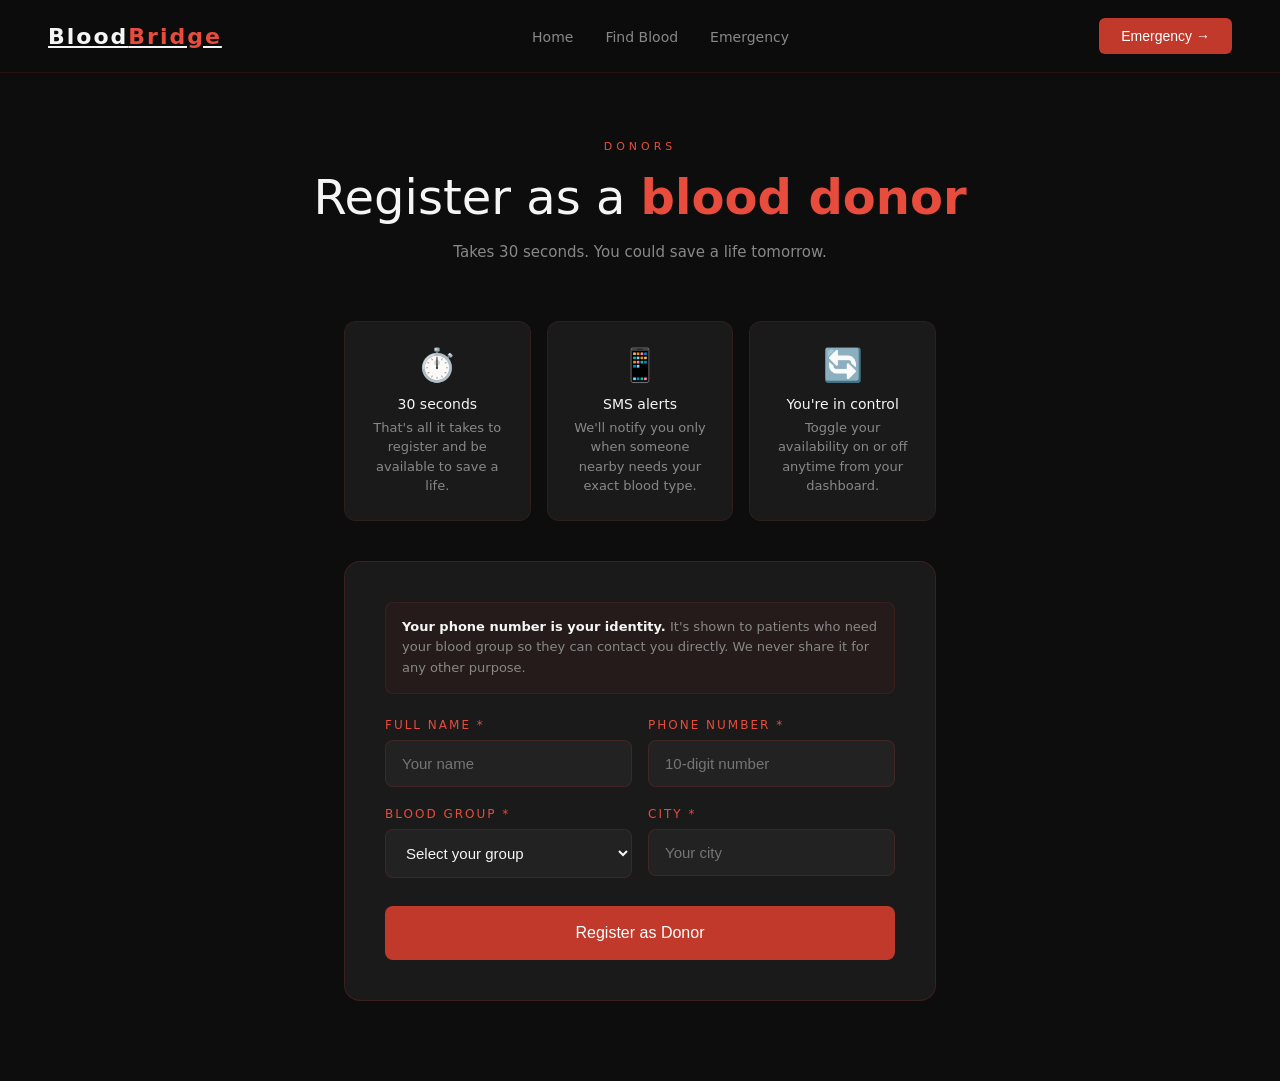
<file: donor-register.html>
<!DOCTYPE html>
<html lang="en">
<head>
  <meta charset="UTF-8"/>
  <meta name="viewport" content="width=device-width, initial-scale=1.0"/>
  <title>Register as Donor — BloodBridge</title>
  <link rel="stylesheet" href="css/style.css"/>
  <link rel="stylesheet" href="css/donor.css"/>
</head>
<body>

  <!-- NAVBAR -->
  <nav>
    <a href="index.html" class="nav-logo">Blood<span>Bridge</span></a>
    <ul class="nav-links">
      <li><a href="index.html">Home</a></li>
      <li><a href="search.html">Find Blood</a></li>
      <li><a href="request.html">Emergency</a></li>
    </ul>
    <button class="nav-cta" onclick="window.location.href='request.html'">Emergency →</button>
  </nav>

  <!-- PAGE HERO -->
  <div class="page-hero">
    <p class="section-label">Donors</p>
    <h1 class="section-title">Register as a <strong>blood donor</strong></h1>
    <p style="color:var(--muted);margin-top:12px;font-size:15px">
      Takes 30 seconds. You could save a life tomorrow.
    </p>
  </div>

  <div class="donor-wrap">

    <!-- WHY DONATE -->
    <div class="why-grid">
      <div class="why-card">
        <div class="why-icon">⏱️</div>
        <div class="why-title">30 seconds</div>
        <div class="why-desc">That's all it takes to register and be available to save a life.</div>
      </div>
      <div class="why-card">
        <div class="why-icon">📱</div>
        <div class="why-title">SMS alerts</div>
        <div class="why-desc">We'll notify you only when someone nearby needs your exact blood type.</div>
      </div>
      <div class="why-card">
        <div class="why-icon">🔄</div>
        <div class="why-title">You're in control</div>
        <div class="why-desc">Toggle your availability on or off anytime from your dashboard.</div>
      </div>
    </div>

    <!-- FORM CARD -->
    <div class="form-card" id="formCard">

      <div class="info-note">
        <strong>Your phone number is your identity.</strong> It's shown to patients
        who need your blood group so they can contact you directly. We never share
        it for any other purpose.
      </div>

      <div class="form-row">
        <div class="form-group">
          <label>Full Name *</label>
          <input type="text" id="name" placeholder="Your name"/>
        </div>
        <div class="form-group">
          <label>Phone Number *</label>
          <input type="tel" id="phone" placeholder="10-digit number"/>
        </div>
      </div>

      <div class="form-row">
        <div class="form-group">
          <label>Blood Group *</label>
          <select id="bloodGroup">
            <option value="">Select your group</option>
            <option>A+</option><option>A-</option>
            <option>B+</option><option>B-</option>
            <option>O+</option><option>O-</option>
            <option>AB+</option><option>AB-</option>
          </select>
        </div>
        <div class="form-group">
          <label>City *</label>
          <input type="text" id="city" placeholder="Your city"/>
        </div>
      </div>

      <button class="submit-btn" id="submitBtn" onclick="registerDonor()">
        Register as Donor
      </button>

    </div>

    <!-- SUCCESS CARD -->
    <div class="success-card" id="successCard">
      <div class="success-icon">🩸</div>
      <h2>You're registered!</h2>
      <p>Thank you for signing up as a donor. You are now visible to patients searching for your blood group in your city.</p>
      <p>Save your Donor ID — you'll need it to manage your profile:</p>
      <div class="donor-id" id="donorIdDisplay"></div>
      <div class="success-actions">
        <a href="index.html" class="btn-primary">Back to home</a>
        <a href="search.html" class="btn-outline">Search for blood</a>
      </div>
    </div>

  </div>

  <script src="js/donor.js"></script>
</body>
</html>
</file>
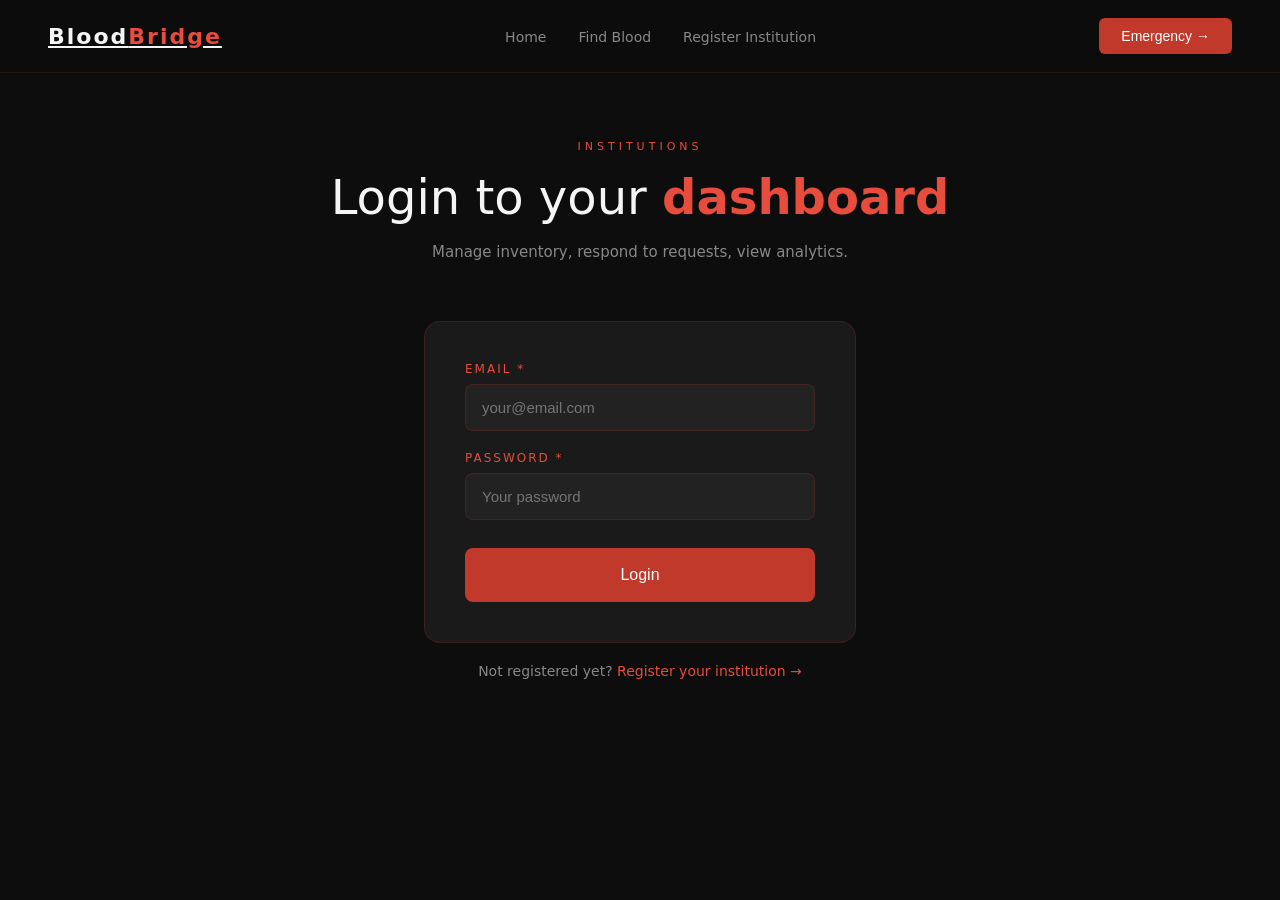
<file: institution-login.html>
<!DOCTYPE html>
<html lang="en">
<head>
  <meta charset="UTF-8"/>
  <meta name="viewport" content="width=device-width, initial-scale=1.0"/>
  <title>Institution Login — BloodBridge</title>
  <link rel="stylesheet" href="css/style.css"/>
  <link rel="stylesheet" href="css/institution.css"/>
</head>
<body>

  <nav>
    <a href="index.html" class="nav-logo">Blood<span>Bridge</span></a>
    <ul class="nav-links">
      <li><a href="index.html">Home</a></li>
      <li><a href="search.html">Find Blood</a></li>
      <li><a href="institution-register.html">Register Institution</a></li>
    </ul>
    <button class="nav-cta" onclick="window.location.href='request.html'">Emergency →</button>
  </nav>

  <div class="page-hero">
    <p class="section-label">Institutions</p>
    <h1 class="section-title">Login to your <strong>dashboard</strong></h1>
    <p style="color:var(--muted);margin-top:12px;font-size:15px">
      Manage inventory, respond to requests, view analytics.
    </p>
  </div>

  <div class="login-wrap">
    <div class="form-card">

      <div class="form-group">
        <label>Email *</label>
        <input type="email" id="email" placeholder="your@email.com"/>
      </div>

      <div class="form-group">
        <label>Password *</label>
        <input type="password" id="password" placeholder="Your password"/>
      </div>

      <button class="submit-btn" id="submitBtn" onclick="loginInstitution()">
        Login
      </button>

    </div>

    <div class="switch-link">
      Not registered yet? <a href="institution-register.html">Register your institution →</a>
    </div>
  </div>

  <script src="js/institution-login.js"></script>
</body>
</html>
</file>
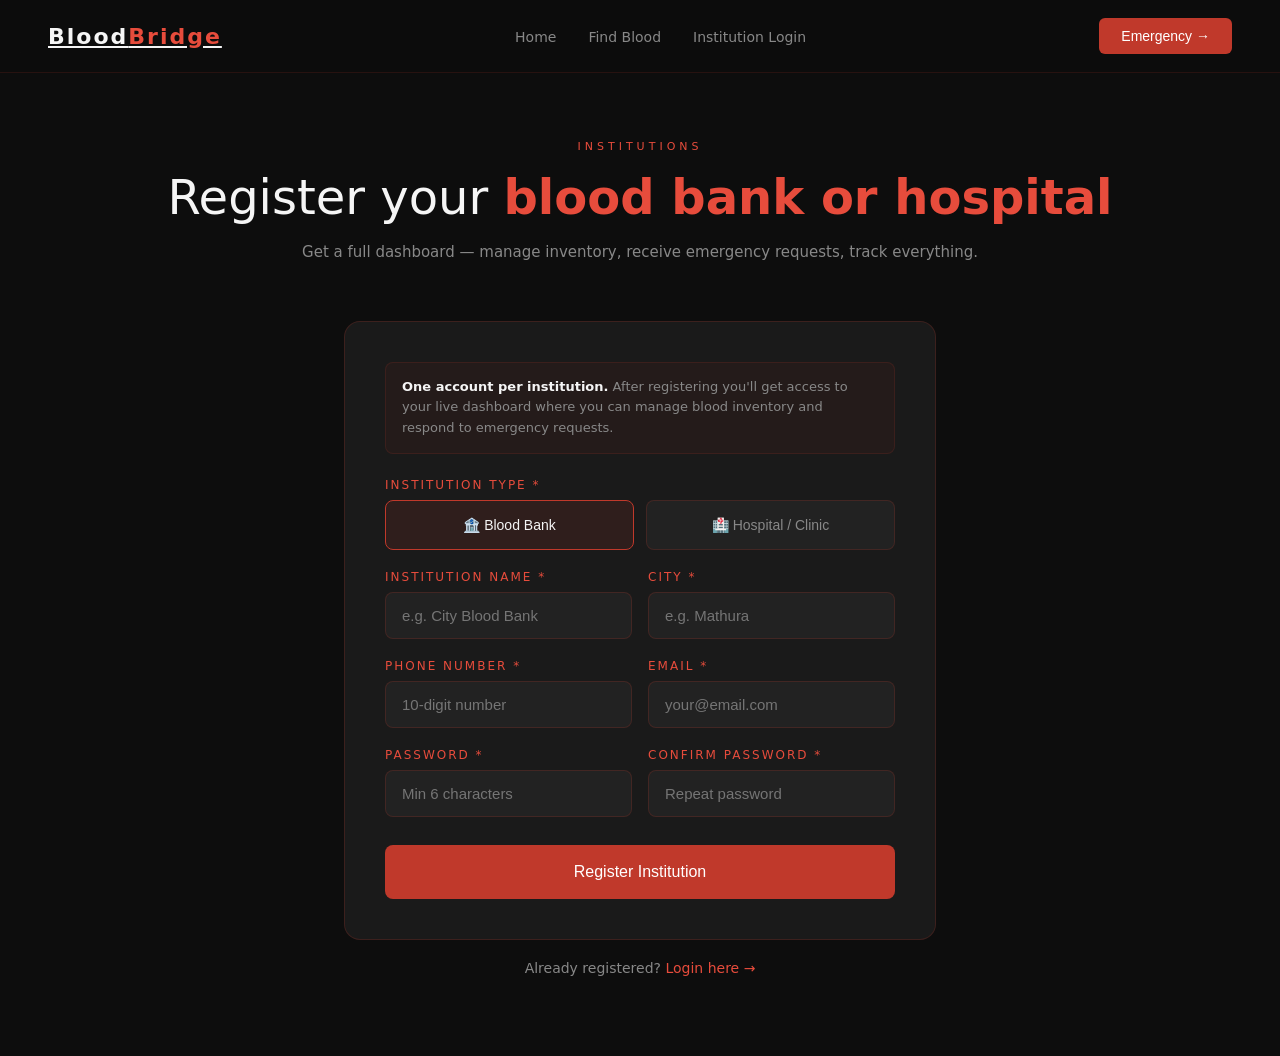
<file: institution-register.html>
<!DOCTYPE html>
<html lang="en">
<head>
  <meta charset="UTF-8"/>
  <meta name="viewport" content="width=device-width, initial-scale=1.0"/>
  <title>Register Institution — BloodBridge</title>
  <link rel="stylesheet" href="css/style.css"/>
  <link rel="stylesheet" href="css/institution.css"/>
</head>
<body>

  <nav>
    <a href="index.html" class="nav-logo">Blood<span>Bridge</span></a>
    <ul class="nav-links">
      <li><a href="index.html">Home</a></li>
      <li><a href="search.html">Find Blood</a></li>
      <li><a href="institution-login.html">Institution Login</a></li>
    </ul>
    <button class="nav-cta" onclick="window.location.href='request.html'">Emergency →</button>
  </nav>

  <div class="page-hero">
    <p class="section-label">Institutions</p>
    <h1 class="section-title">Register your <strong>blood bank or hospital</strong></h1>
    <p style="color:var(--muted);margin-top:12px;font-size:15px">
      Get a full dashboard — manage inventory, receive emergency requests, track everything.
    </p>
  </div>

  <div class="inst-wrap">

    <div class="form-card" id="formCard">

      <div class="info-note">
        <strong>One account per institution.</strong> After registering you'll get
        access to your live dashboard where you can manage blood inventory and
        respond to emergency requests.
      </div>

      <!-- Institution type -->
      <div class="type-label">Institution type *</div>
      <div class="type-row">
        <button class="type-btn" id="type-bloodbank" onclick="selectType('bloodbank')">
          🏦 Blood Bank
        </button>
        <button class="type-btn" id="type-hospital" onclick="selectType('hospital')">
          🏥 Hospital / Clinic
        </button>
      </div>

      <!-- Name + city -->
      <div class="form-row">
        <div class="form-group">
          <label>Institution Name *</label>
          <input type="text" id="name" placeholder="e.g. City Blood Bank"/>
        </div>
        <div class="form-group">
          <label>City *</label>
          <input type="text" id="city" placeholder="e.g. Mathura"/>
        </div>
      </div>

      <!-- Phone + email -->
      <div class="form-row">
        <div class="form-group">
          <label>Phone Number *</label>
          <input type="tel" id="phone" placeholder="10-digit number"/>
        </div>
        <div class="form-group">
          <label>Email *</label>
          <input type="email" id="email" placeholder="your@email.com"/>
        </div>
      </div>

      <!-- Password -->
      <div class="form-row">
        <div class="form-group">
          <label>Password *</label>
          <input type="password" id="password" placeholder="Min 6 characters"/>
        </div>
        <div class="form-group">
          <label>Confirm Password *</label>
          <input type="password" id="confirmPassword" placeholder="Repeat password"/>
        </div>
      </div>

      <button class="submit-btn" id="submitBtn" onclick="registerInstitution()">
        Register Institution
      </button>

    </div>

    <!-- SUCCESS -->
    <div class="success-card" id="successCard">
      <div class="success-icon">🏥</div>
      <h2>Institution registered!</h2>
      <p>Your institution is now live on BloodBridge. Head to your dashboard to set up your blood inventory and start receiving emergency requests.</p>
      <div class="success-actions">
        <button class="btn-primary" onclick="goToDashboard()">Go to Dashboard →</button>
      </div>
    </div>

    <div class="switch-link">
      Already registered? <a href="institution-login.html">Login here →</a>
    </div>

  </div>

  <script src="js/institution-register.js"></script>
</body>
</html>
</file>
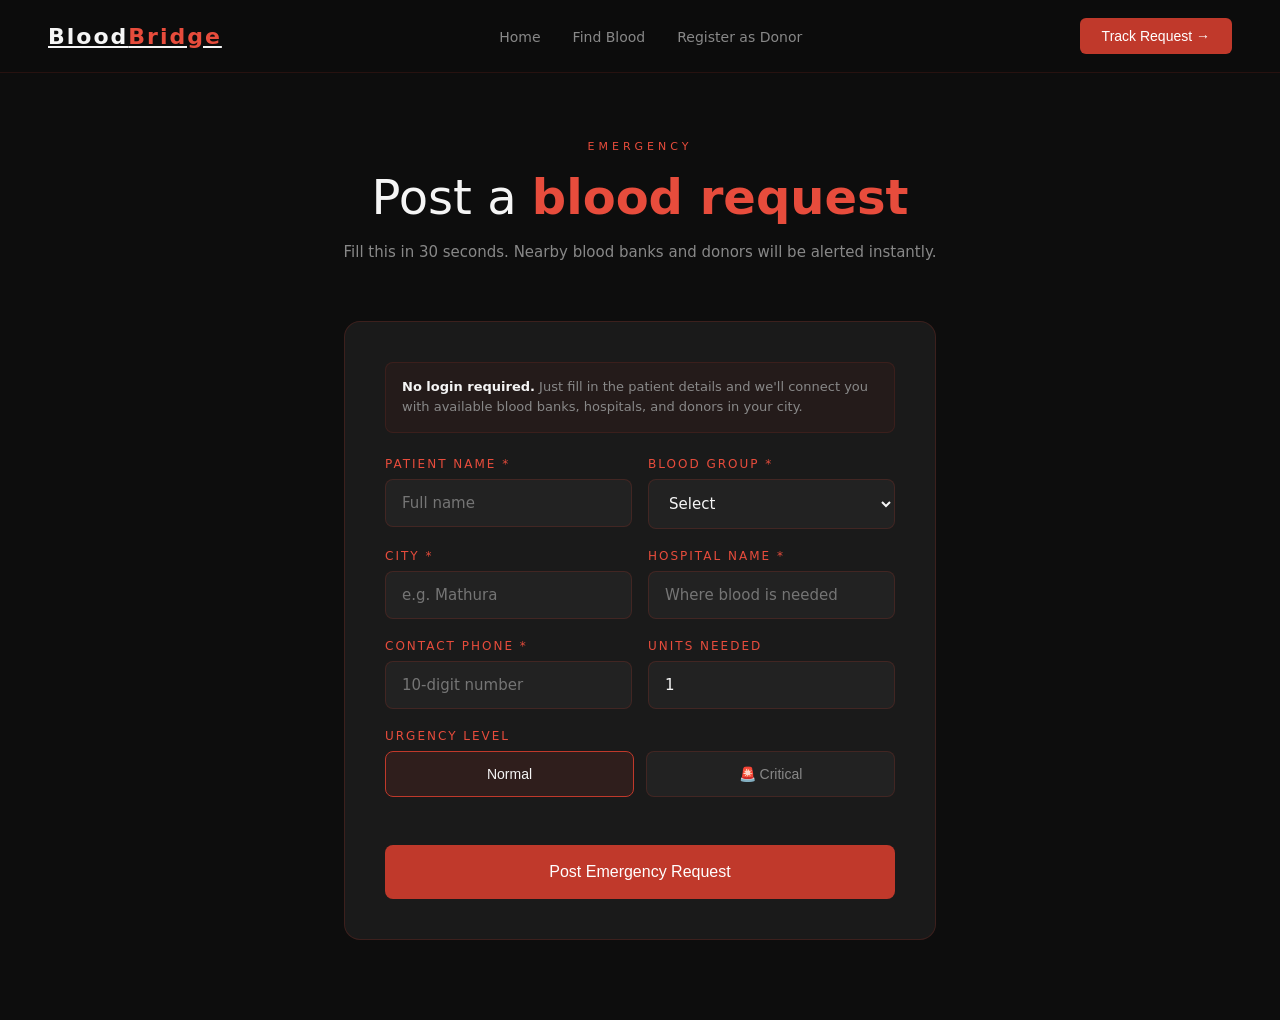
<file: request.html>
<!DOCTYPE html>
<html lang="en">
<head>
  <meta charset="UTF-8"/>
  <meta name="viewport" content="width=device-width, initial-scale=1.0"/>
  <title>Post Emergency Request — BloodBridge</title>
  <link rel="stylesheet" href="css/style.css"/>
  <link rel="stylesheet" href="css/request.css"/>
</head>
<body>

  <!-- NAVBAR -->
  <nav>
    <a href="index.html" class="nav-logo">Blood<span>Bridge</span></a>
    <ul class="nav-links">
      <li><a href="index.html">Home</a></li>
      <li><a href="search.html">Find Blood</a></li>
      <li><a href="donor-register.html">Register as Donor</a></li>
    </ul>
    <button class="nav-cta" onclick="window.location.href='track.html'">Track Request →</button>
  </nav>

  <!-- PAGE HERO -->
  <div class="page-hero">
    <p class="section-label">Emergency</p>
    <h1 class="section-title">Post a <strong>blood request</strong></h1>
    <p style="color:var(--muted);margin-top:12px;font-size:15px">
      Fill this in 30 seconds. Nearby blood banks and donors will be alerted instantly.
    </p>
  </div>

  <!-- FORM WRAP -->
  <div class="request-form-wrap">

    <!-- FORM CARD -->
    <div class="form-card" id="formCard">

      <div class="info-note">
        <strong>No login required.</strong> Just fill in the patient details and we'll
        connect you with available blood banks, hospitals, and donors in your city.
      </div>

      <!-- Patient name + blood group -->
      <div class="form-row">
        <div class="form-group">
          <label>Patient Name *</label>
          <input type="text" id="patientName" placeholder="Full name"/>
        </div>
        <div class="form-group">
          <label>Blood Group *</label>
          <select id="bloodGroup">
            <option value="">Select</option>
            <option>A+</option><option>A-</option>
            <option>B+</option><option>B-</option>
            <option>O+</option><option>O-</option>
            <option>AB+</option><option>AB-</option>
          </select>
        </div>
      </div>

      <!-- City + Hospital -->
      <div class="form-row">
        <div class="form-group">
          <label>City *</label>
          <input type="text" id="city" placeholder="e.g. Mathura"/>
        </div>
        <div class="form-group">
          <label>Hospital Name *</label>
          <input type="text" id="hospital" placeholder="Where blood is needed"/>
        </div>
      </div>

      <!-- Contact + Units -->
      <div class="form-row">
        <div class="form-group">
          <label>Contact Phone *</label>
          <input type="tel" id="contactPhone" placeholder="10-digit number"/>
        </div>
        <div class="form-group">
          <label>Units Needed</label>
          <input type="number" id="unitsNeeded" value="1" min="1" max="10"/>
        </div>
      </div>

      <!-- Urgency -->
      <div class="form-group">
        <label>Urgency Level</label>
        <div class="urgency-row">
          <button
            class="urgency-btn"
            id="urgency-normal"
            onclick="selectUrgency('normal')">
            Normal
          </button>
          <button
            class="urgency-btn critical"
            id="urgency-critical"
            onclick="selectUrgency('critical')">
            🚨 Critical
          </button>
        </div>
      </div>

      <button class="submit-btn" id="submitBtn" onclick="submitRequest()">
        Post Emergency Request
      </button>

    </div>

    <!-- SUCCESS CARD (hidden until submitted) -->
    <div class="success-card" id="successCard">
      <div class="success-icon">✅</div>
      <h2>Request posted successfully!</h2>
      <p>Your emergency request has been submitted. Nearby blood banks, hospitals, and donors are being alerted right now.</p>
      <p>Save your Request ID to track the status:</p>
      <div class="request-id" id="requestIdDisplay"></div>
      <div class="success-actions">
        <button class="btn-primary" onclick="goToTrack()">Track this request →</button>
        <a href="search.html" class="btn-outline">Also search manually</a>
      </div>
    </div>

  </div>

  <script src="js/request.js"></script>
</body>
</html>
</file>
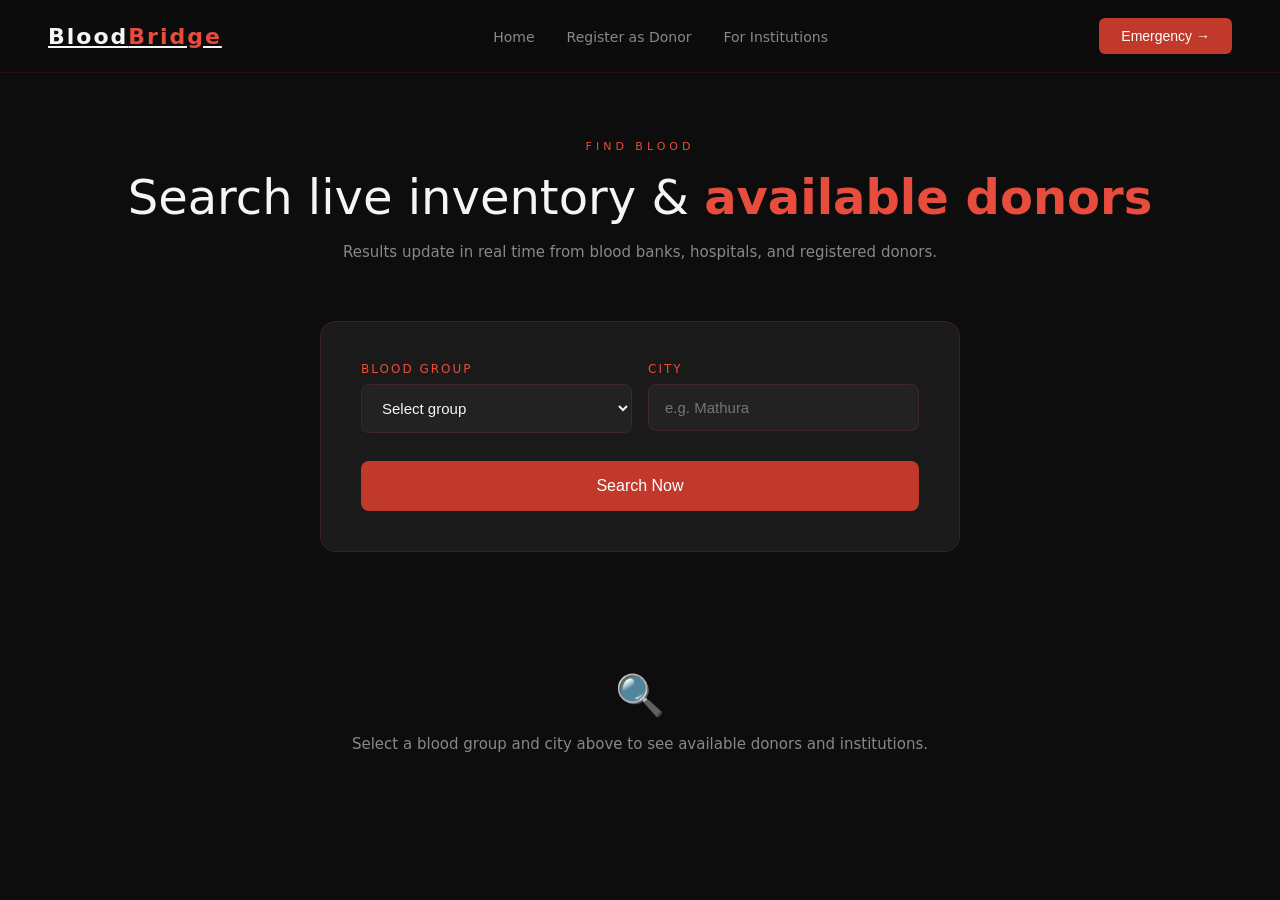
<file: search.html>
<!DOCTYPE html>
<html lang="en">
<head>
  <meta charset="UTF-8"/>
  <meta name="viewport" content="width=device-width, initial-scale=1.0"/>
  <title>Find Blood — BloodBridge</title>
  <link rel="stylesheet" href="css/style.css"/>
  <link rel="stylesheet" href="css/search.css"/>
</head>
<body>

  <!-- NAVBAR -->
  <nav>
    <a href="index.html" class="nav-logo">Blood<span>Bridge</span></a>
    <ul class="nav-links">
      <li><a href="index.html">Home</a></li>
      <li><a href="donor-register.html">Register as Donor</a></li>
      <li><a href="institution-register.html">For Institutions</a></li>
    </ul>
    <button class="nav-cta" onclick="window.location.href='request.html'">Emergency →</button>
  </nav>

  <!-- PAGE HERO -->
  <div class="page-hero">
    <p class="section-label">Find Blood</p>
    <h1 class="section-title">Search live inventory & <strong>available donors</strong></h1>
    <p style="color:var(--muted);margin-top:12px;font-size:15px">
      Results update in real time from blood banks, hospitals, and registered donors.
    </p>
  </div>

  <!-- SEARCH BOX -->
  <div class="search-box">
    <div class="form-row">
      <div class="form-group">
        <label>Blood Group</label>
        <select id="bloodGroup">
          <option value="">Select group</option>
          <option>A+</option><option>A-</option>
          <option>B+</option><option>B-</option>
          <option>O+</option><option>O-</option>
          <option>AB+</option><option>AB-</option>
        </select>
      </div>
      <div class="form-group">
        <label>City</label>
        <input type="text" id="city" placeholder="e.g. Mathura"/>
      </div>
    </div>
    <button class="search-btn" onclick="doSearch()">Search Now</button>
  </div>

  <!-- EMERGENCY BAR -->
  <div class="emergency-bar" id="emergencyBar" style="display:none">
    <p><strong>Can't find what you need?</strong> Post an emergency request — blood banks and donors will be alerted instantly.</p>
    <a href="request.html" class="btn-primary" style="padding:10px 20px;font-size:14px">Post Request →</a>
  </div>

  <!-- RESULTS -->
  <div class="results-section" id="resultsSection" style="display:none">
    <div class="results-header">
      <span class="results-title" id="resultsTitle">Results</span>
      <span class="results-count" id="resultsCount">0 found</span>
    </div>
    <div class="tabs">
      <button class="tab-btn active" id="tabDonors" onclick="switchTab('donors')">Individual Donors</button>
      <button class="tab-btn" id="tabInstitutions" onclick="switchTab('institutions')">Blood Banks & Hospitals</button>
    </div>
    <div id="donorsGrid" class="results-grid"></div>
    <div id="institutionsGrid" class="results-grid" style="display:none"></div>
  </div>

  <!-- INITIAL STATE -->
  <div class="state-msg" id="initialState">
    <span>🔍</span>
    Select a blood group and city above to see available donors and institutions.
  </div>

  <script src="js/search.js"></script>
</body>
</html>
</file>
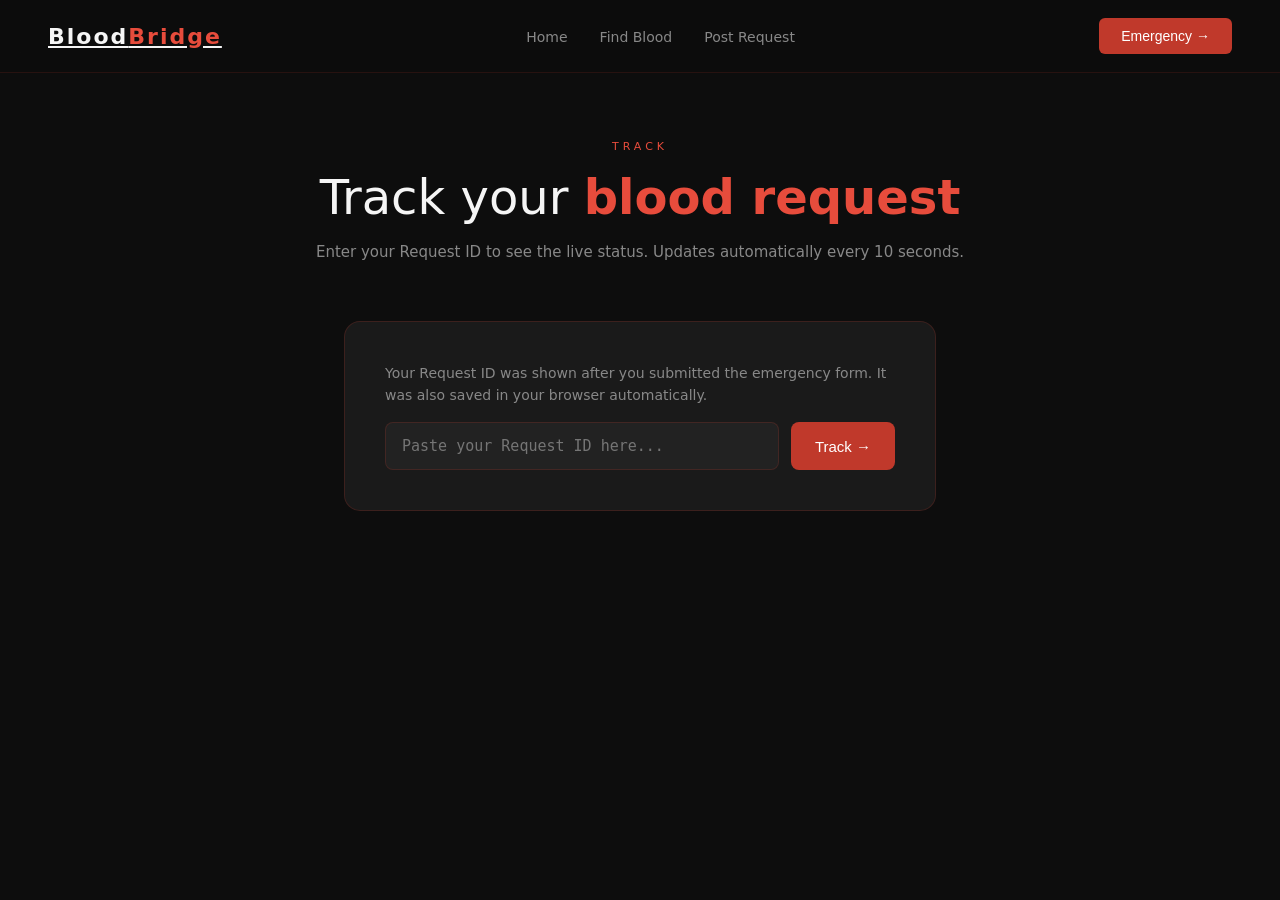
<file: track.html>
<!DOCTYPE html>
<html lang="en">
<head>
  <meta charset="UTF-8"/>
  <meta name="viewport" content="width=device-width, initial-scale=1.0"/>
  <title>Track Request — BloodBridge</title>
  <link rel="stylesheet" href="css/style.css"/>
  <link rel="stylesheet" href="css/track.css"/>
</head>
<body>

  <!-- NAVBAR -->
  <nav>
    <a href="index.html" class="nav-logo">Blood<span>Bridge</span></a>
    <ul class="nav-links">
      <li><a href="index.html">Home</a></li>
      <li><a href="search.html">Find Blood</a></li>
      <li><a href="request.html">Post Request</a></li>
    </ul>
    <button class="nav-cta" onclick="window.location.href='request.html'">Emergency →</button>
  </nav>

  <!-- PAGE HERO -->
  <div class="page-hero">
    <p class="section-label">Track</p>
    <h1 class="section-title">Track your <strong>blood request</strong></h1>
    <p style="color:var(--muted);margin-top:12px;font-size:15px">
      Enter your Request ID to see the live status. Updates automatically every 10 seconds.
    </p>
  </div>

  <div class="track-wrap">

    <!-- INPUT CARD -->
    <div class="track-input-card">
      <p>Your Request ID was shown after you submitted the emergency form. It was also saved in your browser automatically.</p>
      <div class="input-row">
        <input
          type="text"
          id="requestIdInput"
          placeholder="Paste your Request ID here..."
        />
        <button class="track-btn" onclick="trackRequest()">Track →</button>
      </div>
    </div>

    <!-- STATE MESSAGE -->
    <div class="state-msg" id="stateMsg" style="display:none"></div>

    <!-- RESULT CARD -->
    <div class="result-card" id="resultCard">

      <!-- Status + time -->
      <div class="status-row">
        <span class="status-badge open" id="statusBadge">Open</span>
        <div style="display:flex;align-items:center;gap:12px;flex-wrap:wrap">
          <span class="refresh-badge" id="refreshBadge" style="display:none">
            <span class="refresh-dot"></span>
            Live updates on
          </span>
          <span class="posted-time" id="postedTime"></span>
        </div>
      </div>

      <!-- Progress steps -->
      <div class="progress-wrap">
        <div class="progress-label">Request progress</div>
        <div class="steps">
          <div class="step">
            <div class="step-dot active" id="step-open">1</div>
            <div class="step-label">Posted</div>
          </div>
          <div class="step-line" id="line-0"></div>
          <div class="step">
            <div class="step-dot" id="step-accepted">2</div>
            <div class="step-label">Accepted</div>
          </div>
          <div class="step-line" id="line-1"></div>
          <div class="step">
            <div class="step-dot" id="step-fulfilled">3</div>
            <div class="step-label">Fulfilled</div>
          </div>
        </div>
      </div>

      <!-- Accepted by (shown only when accepted) -->
      <div class="accepted-box" id="acceptedBox">
        <h3>Responding institution</h3>
        <div class="accepted-name" id="acceptedName"></div>
        <div class="accepted-detail" id="acceptedType"></div>
        <div class="accepted-detail" id="acceptedCity"></div>
        <div class="accepted-detail" style="margin-top:8px">
          Call: <a href="#" id="acceptedPhone"></a>
        </div>
      </div>

      <!-- Details grid -->
      <div class="detail-grid">
        <div class="detail-item">
          <div class="detail-label">Patient</div>
          <div class="detail-value" id="detailPatient">—</div>
        </div>
        <div class="detail-item">
          <div class="detail-label">Blood Group</div>
          <div class="detail-value" id="detailBlood">—</div>
        </div>
        <div class="detail-item">
          <div class="detail-label">City</div>
          <div class="detail-value" id="detailCity">—</div>
        </div>
        <div class="detail-item">
          <div class="detail-label">Hospital</div>
          <div class="detail-value" id="detailHospital">—</div>
        </div>
        <div class="detail-item">
          <div class="detail-label">Units needed</div>
          <div class="detail-value" id="detailUnits">—</div>
        </div>
        <div class="detail-item">
          <div class="detail-label">Contact</div>
          <div class="detail-value" id="detailContact">—</div>
        </div>
        <div class="detail-item">
          <div class="detail-label">Urgency</div>
          <div class="detail-value" id="detailUrgency">—</div>
        </div>
      </div>

      <!-- Actions -->
      <div class="track-actions">
        <a href="search.html" class="btn-primary">Also search manually →</a>
        <a href="request.html" class="btn-outline">Post new request</a>
      </div>

    </div>
  </div>

  <script src="js/track.js"></script>
</body>
</html>
</file>
<file: css/style.css>
*, *::before, *::after { margin: 0; padding: 0; box-sizing: border-box; }

:root {
  --red: #C0392B;
  --red-bright: #E74C3C;
  --dark: #0D0D0D;
  --surface: #1A1A1A;
  --surface2: #222222;
  --text: #F5F5F5;
  --muted: #888888;
  --green: #1D9E75;
}

html { scroll-behavior: smooth; }

body {
  background: var(--dark);
  color: var(--text);
  font-family: 'Segoe UI', system-ui, sans-serif;
  overflow-x: hidden;
}

/* ── NAVBAR ── */
nav {
  position: fixed;
  top: 0; left: 0; right: 0;
  z-index: 100;
  display: flex;
  align-items: center;
  justify-content: space-between;
  padding: 18px 48px;
  background: rgba(13,13,13,0.85);
  backdrop-filter: blur(12px);
  border-bottom: 1px solid rgba(192,57,43,0.15);
}

.nav-logo {
  font-size: 22px;
  font-weight: 700;
  letter-spacing: 2px;
  color: var(--text);
}

.nav-logo span { color: var(--red-bright); }

.nav-links { display: flex; gap: 32px; list-style: none; }

.nav-links a {
  color: var(--muted);
  text-decoration: none;
  font-size: 14px;
  transition: color 0.2s;
}

.nav-links a:hover { color: var(--text); }

.nav-cta {
  background: var(--red);
  color: white;
  border: none;
  padding: 10px 22px;
  border-radius: 6px;
  font-size: 14px;
  cursor: pointer;
  transition: background 0.2s, transform 0.2s;
}

.nav-cta:hover { background: var(--red-bright); transform: scale(1.03); }

/* ── HERO ── */
#hero {
  position: relative;
  height: 100vh;
  display: flex;
  align-items: center;
  justify-content: center;
  overflow: hidden;
}

#hero-canvas {
  position: absolute;
  top: 0; left: 0;
  width: 100%; height: 100%;
  z-index: 0;
}

.hero-content {
  position: relative;
  z-index: 10;
  text-align: center;
  padding: 0 24px;
}

.hero-title {
  font-size: clamp(42px, 8vw, 88px);
  font-weight: 200;
  letter-spacing: 10px;
  line-height: 1.1;
  margin-bottom: 20px;
}

.hero-title span { color: var(--red-bright); font-weight: 600; }

.hero-tagline {
  font-size: clamp(14px, 2vw, 18px);
  color: var(--muted);
  letter-spacing: 3px;
  margin-bottom: 48px;
}

.hero-buttons { display: flex; gap: 16px; justify-content: center; flex-wrap: wrap; }

.btn-primary {
  background: var(--red);
  color: white;
  border: none;
  padding: 16px 36px;
  border-radius: 8px;
  font-size: 16px;
  cursor: pointer;
  transition: all 0.25s;
  text-decoration: none;
  display: inline-block;
}

.btn-primary:hover {
  background: var(--red-bright);
  transform: scale(1.05);
  box-shadow: 0 0 24px rgba(231,76,60,0.4);
}

.btn-outline {
  background: transparent;
  color: var(--text);
  border: 1px solid rgba(245,245,245,0.3);
  padding: 16px 36px;
  border-radius: 8px;
  font-size: 16px;
  cursor: pointer;
  transition: all 0.25s;
  text-decoration: none;
  display: inline-block;
}

.btn-outline:hover {
  border-color: var(--text);
  transform: scale(1.05);
}

.scroll-hint {
  position: absolute;
  bottom: 32px;
  left: 50%;
  transform: translateX(-50%);
  z-index: 10;
  display: flex;
  flex-direction: column;
  align-items: center;
  gap: 8px;
  color: var(--muted);
  font-size: 12px;
  letter-spacing: 2px;
  animation: bounce 2s infinite;
}

.scroll-hint::after {
  content: '';
  width: 1px;
  height: 40px;
  background: linear-gradient(to bottom, var(--muted), transparent);
}

@keyframes bounce {
  0%, 100% { transform: translateX(-50%) translateY(0); }
  50% { transform: translateX(-50%) translateY(8px); }
}

/* ── SECTIONS SHARED ── */
section {
  padding: 100px 48px;
  max-width: 1200px;
  margin: 0 auto;
}

.section-label {
  font-size: 11px;
  letter-spacing: 4px;
  color: var(--red-bright);
  text-transform: uppercase;
  margin-bottom: 16px;
}

.section-title {
  font-size: clamp(28px, 4vw, 48px);
  font-weight: 300;
  line-height: 1.2;
  margin-bottom: 16px;
}

.section-title strong { color: var(--red-bright); font-weight: 600; }

.divider {
  width: 60px;
  height: 2px;
  background: var(--red);
  margin-bottom: 48px;
}

/* ── PROBLEM STATS ── */
#problem { background: var(--surface); }

#problem .inner {
  max-width: 1200px;
  margin: 0 auto;
  padding: 100px 48px;
}

.stats-grid {
  display: grid;
  grid-template-columns: repeat(auto-fit, minmax(260px, 1fr));
  gap: 24px;
  margin-top: 48px;
}

.stat-card {
  border: 1px solid rgba(192,57,43,0.3);
  border-radius: 12px;
  padding: 40px 32px;
  background: var(--surface2);
  opacity: 0;
  transform: translateY(60px);
  transition: border-color 0.3s;
}

.stat-card:hover { border-color: var(--red); }

.stat-number {
  font-size: 56px;
  font-weight: 700;
  color: var(--red-bright);
  line-height: 1;
  margin-bottom: 12px;
}

.stat-label {
  font-size: 16px;
  color: var(--muted);
  line-height: 1.5;
}

/* ── FLIP CARDS ── */
.cards-grid {
  display: grid;
  grid-template-columns: repeat(auto-fit, minmax(280px, 1fr));
  gap: 24px;
  margin-top: 48px;
}

.flip-card {
  height: 320px;
  perspective: 1000px;
  cursor: pointer;
  opacity: 0;
  transform: scale(0.9);
}

.flip-card-inner {
  position: relative;
  width: 100%;
  height: 100%;
  transform-style: preserve-3d;
  transition: transform 0.6s cubic-bezier(0.4, 0, 0.2, 1);
}

.flip-card.flipped .flip-card-inner { transform: rotateY(180deg); }

.flip-front, .flip-back {
  position: absolute;
  width: 100%;
  height: 100%;
  backface-visibility: hidden;
  border-radius: 12px;
  padding: 40px 32px;
  border: 1px solid rgba(192,57,43,0.25);
  background: var(--surface);
  transition: border-color 0.3s;
}

.flip-card:hover .flip-front,
.flip-card:hover .flip-back {
  border-color: var(--red);
  box-shadow: 0 0 20px rgba(192,57,43,0.15);
}

.flip-back { transform: rotateY(180deg); }

.flip-icon {
  width: 56px;
  height: 56px;
  border-radius: 50%;
  background: rgba(192,57,43,0.15);
  display: flex;
  align-items: center;
  justify-content: center;
  margin-bottom: 24px;
  font-size: 24px;
}

.flip-front h3 { font-size: 20px; font-weight: 500; margin-bottom: 12px; }
.flip-front p { color: var(--muted); font-size: 15px; line-height: 1.6; }

.flip-hint {
  position: absolute;
  bottom: 20px;
  right: 24px;
  font-size: 11px;
  color: var(--red-bright);
  letter-spacing: 1px;
}

.flip-back h3 { font-size: 18px; font-weight: 500; margin-bottom: 20px; color: var(--red-bright); }

.flip-back ul { list-style: none; display: flex; flex-direction: column; gap: 14px; }

.flip-back ul li {
  font-size: 14px;
  color: var(--muted);
  padding-left: 20px;
  position: relative;
  line-height: 1.5;
}

.flip-back ul li::before { content: '→'; position: absolute; left: 0; color: var(--red-bright); }

/* ── COUNTER ── */
#counter { background: var(--surface); text-align: center; }

#counter .inner {
  max-width: 1200px;
  margin: 0 auto;
  padding: 100px 48px;
}

.counter-grid {
  display: grid;
  grid-template-columns: repeat(auto-fit, minmax(200px, 1fr));
  gap: 48px;
  margin-top: 48px;
}

.counter-number {
  font-size: 64px;
  font-weight: 700;
  color: var(--red-bright);
  line-height: 1;
  margin-bottom: 12px;
}

.counter-label { font-size: 15px; color: var(--muted); letter-spacing: 1px; }

/* ── GLOBE ── */
#globe-section {
  display: grid;
  grid-template-columns: 1fr 1fr;
  gap: 64px;
  align-items: center;
  max-width: 1200px;
  margin: 0 auto;
  padding: 100px 48px;
}

#globe-canvas {
  width: 100%;
  height: 400px;
  border-radius: 12px;
  opacity: 0;
  transform: scale(0.8);
}

.globe-text p {
  color: var(--muted);
  font-size: 16px;
  line-height: 1.8;
  margin-bottom: 32px;
}

/* ── EMERGENCY CTA ── */
#emergency {
  background: #120505;
  text-align: center;
  border-top: 1px solid rgba(192,57,43,0.2);
  border-bottom: 1px solid rgba(192,57,43,0.2);
}

#emergency .inner {
  max-width: 800px;
  margin: 0 auto;
  padding: 120px 48px;
}

#emergency h2 {
  font-size: clamp(32px, 5vw, 60px);
  font-weight: 300;
  margin-bottom: 20px;
  line-height: 1.2;
}

#emergency h2 strong { color: var(--red-bright); font-weight: 700; }

#emergency p {
  color: var(--muted);
  font-size: 18px;
  margin-bottom: 48px;
  line-height: 1.7;
}

.btn-emergency {
  background: var(--red);
  color: white;
  border: none;
  padding: 20px 48px;
  border-radius: 8px;
  font-size: 18px;
  cursor: pointer;
  animation: pulse 2s infinite;
  text-decoration: none;
  display: inline-block;
}

@keyframes pulse {
  0%, 100% { transform: scale(1); box-shadow: 0 0 0 0 rgba(192,57,43,0.4); }
  50% { transform: scale(1.04); box-shadow: 0 0 0 12px rgba(192,57,43,0); }
}

/* ── INSTITUTION ── */
#institution {
  display: grid;
  grid-template-columns: 1fr 1fr;
  gap: 64px;
  align-items: center;
  max-width: 1200px;
  margin: 0 auto;
  padding: 100px 48px;
}

.institution-text p {
  color: var(--muted);
  font-size: 16px;
  line-height: 1.8;
  margin-bottom: 24px;
}

.feature-list { list-style: none; display: flex; flex-direction: column; gap: 12px; margin-bottom: 32px; }

.feature-list li { font-size: 15px; color: var(--muted); padding-left: 24px; position: relative; }

.feature-list li::before { content: '✓'; position: absolute; left: 0; color: var(--green); font-weight: 700; }

#bar-canvas {
  width: 100%;
  height: 350px;
  border-radius: 12px;
  background: var(--surface);
  border: 1px solid rgba(192,57,43,0.15);
}

/* ── FOOTER ── */
footer {
  background: #080808;
  border-top: 1px solid var(--red);
  padding: 48px;
}

.footer-inner {
  max-width: 1200px;
  margin: 0 auto;
  display: flex;
  align-items: center;
  justify-content: space-between;
  flex-wrap: wrap;
  gap: 24px;
}

.footer-logo { font-size: 20px; font-weight: 700; letter-spacing: 2px; }
.footer-logo span { color: var(--red-bright); }

.footer-links { display: flex; gap: 24px; list-style: none; flex-wrap: wrap; }

.footer-links a { color: var(--muted); text-decoration: none; font-size: 14px; transition: color 0.2s; }
.footer-links a:hover { color: var(--text); }

.footer-tagline { font-size: 13px; color: var(--muted); letter-spacing: 1px; }

/* ── RESPONSIVE ── */
@media (max-width: 768px) {
  nav { padding: 16px 24px; }
  .nav-links { display: none; }
  section { padding: 60px 24px; }
  #globe-section, #institution { grid-template-columns: 1fr; }
  #globe-canvas { height: 280px; }
  .footer-inner { flex-direction: column; text-align: center; }
}
</file>
<file: css/donor.css>
.page-hero {
  padding: 140px 48px 60px;
  text-align: center;
}

.donor-wrap {
  max-width: 640px;
  margin: 0 auto;
  padding: 0 24px 80px;
}

.form-card {
  background: var(--surface);
  border: 1px solid rgba(192,57,43,0.2);
  border-radius: 16px;
  padding: 40px;
}

.form-group {
  display: flex;
  flex-direction: column;
  gap: 8px;
  margin-bottom: 20px;
}

.form-group label {
  font-size: 12px;
  letter-spacing: 2px;
  color: var(--red-bright);
  text-transform: uppercase;
}

.form-group input,
.form-group select {
  background: var(--surface2);
  border: 1px solid rgba(192,57,43,0.2);
  border-radius: 8px;
  color: var(--text);
  padding: 14px 16px;
  font-size: 15px;
  outline: none;
  transition: border-color 0.2s;
  width: 100%;
}

.form-group input:focus,
.form-group select:focus {
  border-color: var(--red);
}

.form-group select option { background: var(--surface2); }

.form-row {
  display: grid;
  grid-template-columns: 1fr 1fr;
  gap: 16px;
}

.submit-btn {
  width: 100%;
  padding: 18px;
  background: var(--red);
  color: white;
  border: none;
  border-radius: 8px;
  font-size: 16px;
  font-weight: 500;
  cursor: pointer;
  transition: all 0.2s;
  margin-top: 8px;
}

.submit-btn:hover {
  background: var(--red-bright);
  transform: scale(1.01);
}

.submit-btn:disabled {
  opacity: 0.6;
  cursor: not-allowed;
  transform: none;
}

/* Why donate section */
.why-grid {
  display: grid;
  grid-template-columns: repeat(auto-fit, minmax(180px, 1fr));
  gap: 16px;
  margin-bottom: 40px;
}

.why-card {
  background: var(--surface);
  border: 1px solid rgba(192,57,43,0.12);
  border-radius: 12px;
  padding: 24px 20px;
  text-align: center;
}

.why-icon {
  font-size: 32px;
  margin-bottom: 12px;
}

.why-title {
  font-size: 14px;
  font-weight: 500;
  margin-bottom: 6px;
}

.why-desc {
  font-size: 13px;
  color: var(--muted);
  line-height: 1.5;
}

/* Success */
.success-card {
  background: var(--surface);
  border: 1px solid rgba(29,158,117,0.3);
  border-radius: 16px;
  padding: 48px 40px;
  text-align: center;
  display: none;
}

.success-icon { font-size: 56px; margin-bottom: 20px; }

.success-card h2 {
  font-size: 24px;
  font-weight: 500;
  margin-bottom: 12px;
  color: var(--green);
}

.success-card p {
  color: var(--muted);
  font-size: 15px;
  line-height: 1.7;
  margin-bottom: 8px;
}

.donor-id {
  display: inline-block;
  background: rgba(29,158,117,0.1);
  border: 1px solid rgba(29,158,117,0.2);
  color: var(--green);
  padding: 8px 20px;
  border-radius: 8px;
  font-size: 13px;
  font-family: monospace;
  margin: 16px 0 24px;
  word-break: break-all;
}

.success-actions {
  display: flex;
  gap: 12px;
  justify-content: center;
  flex-wrap: wrap;
}

.info-note {
  background: rgba(192,57,43,0.06);
  border: 1px solid rgba(192,57,43,0.15);
  border-radius: 8px;
  padding: 14px 16px;
  font-size: 13px;
  color: var(--muted);
  margin-bottom: 24px;
  line-height: 1.6;
}

.info-note strong { color: var(--text); }

@media (max-width: 768px) {
  .page-hero { padding: 120px 24px 40px; }
  .form-card { padding: 24px; }
  .form-row  { grid-template-columns: 1fr; }
}
</file>
<file: css/institution.css>
.page-hero {
  padding: 140px 48px 60px;
  text-align: center;
}

.inst-wrap {
  max-width: 640px;
  margin: 0 auto;
  padding: 0 24px 80px;
}

.form-card {
  background: var(--surface);
  border: 1px solid rgba(192,57,43,0.2);
  border-radius: 16px;
  padding: 40px;
}

.form-group {
  display: flex;
  flex-direction: column;
  gap: 8px;
  margin-bottom: 20px;
}

.form-group label {
  font-size: 12px;
  letter-spacing: 2px;
  color: var(--red-bright);
  text-transform: uppercase;
}

.form-group input,
.form-group select {
  background: var(--surface2);
  border: 1px solid rgba(192,57,43,0.2);
  border-radius: 8px;
  color: var(--text);
  padding: 14px 16px;
  font-size: 15px;
  outline: none;
  transition: border-color 0.2s;
  width: 100%;
}

.form-group input:focus,
.form-group select:focus { border-color: var(--red); }

.form-group select option { background: var(--surface2); }

.form-row {
  display: grid;
  grid-template-columns: 1fr 1fr;
  gap: 16px;
}

.submit-btn {
  width: 100%;
  padding: 18px;
  background: var(--red);
  color: white;
  border: none;
  border-radius: 8px;
  font-size: 16px;
  font-weight: 500;
  cursor: pointer;
  transition: all 0.2s;
  margin-top: 8px;
}

.submit-btn:hover { background: var(--red-bright); transform: scale(1.01); }
.submit-btn:disabled { opacity: 0.6; cursor: not-allowed; transform: none; }

.info-note {
  background: rgba(192,57,43,0.06);
  border: 1px solid rgba(192,57,43,0.15);
  border-radius: 8px;
  padding: 14px 16px;
  font-size: 13px;
  color: var(--muted);
  margin-bottom: 24px;
  line-height: 1.6;
}

.info-note strong { color: var(--text); }

.switch-link {
  text-align: center;
  margin-top: 20px;
  font-size: 14px;
  color: var(--muted);
}

.switch-link a {
  color: var(--red-bright);
  text-decoration: none;
  font-weight: 500;
}

.switch-link a:hover { text-decoration: underline; }

/* Success */
.success-card {
  background: var(--surface);
  border: 1px solid rgba(29,158,117,0.3);
  border-radius: 16px;
  padding: 48px 40px;
  text-align: center;
  display: none;
}

.success-icon { font-size: 56px; margin-bottom: 20px; }

.success-card h2 {
  font-size: 24px;
  font-weight: 500;
  margin-bottom: 12px;
  color: var(--green);
}

.success-card p {
  color: var(--muted);
  font-size: 15px;
  line-height: 1.7;
  margin-bottom: 24px;
}

.success-actions {
  display: flex;
  gap: 12px;
  justify-content: center;
  flex-wrap: wrap;
}

/* Type selector */
.type-row {
  display: grid;
  grid-template-columns: 1fr 1fr;
  gap: 12px;
  margin-bottom: 20px;
}

.type-btn {
  padding: 16px;
  border-radius: 8px;
  border: 1px solid rgba(192,57,43,0.2);
  background: var(--surface2);
  color: var(--muted);
  font-size: 14px;
  cursor: pointer;
  transition: all 0.2s;
  text-align: center;
}

.type-btn.selected {
  border-color: var(--red);
  background: rgba(192,57,43,0.12);
  color: var(--text);
}

.type-label {
  font-size: 12px;
  letter-spacing: 2px;
  color: var(--red-bright);
  text-transform: uppercase;
  margin-bottom: 8px;
}

/* Login page specific */
.login-wrap {
  max-width: 480px;
  margin: 0 auto;
  padding: 0 24px 80px;
}

@media (max-width: 768px) {
  .page-hero { padding: 120px 24px 40px; }
  .form-card  { padding: 24px; }
  .form-row   { grid-template-columns: 1fr; }
  .type-row   { grid-template-columns: 1fr 1fr; }
}
</file>
<file: css/request.css>
.page-hero {
  padding: 140px 48px 60px;
  text-align: center;
}

.request-form-wrap {
  max-width: 640px;
  margin: 0 auto;
  padding: 0 24px 80px;
}

.form-card {
  background: var(--surface);
  border: 1px solid rgba(192,57,43,0.2);
  border-radius: 16px;
  padding: 40px;
}

.form-group {
  display: flex;
  flex-direction: column;
  gap: 8px;
  margin-bottom: 20px;
}

.form-group label {
  font-size: 12px;
  letter-spacing: 2px;
  color: var(--red-bright);
  text-transform: uppercase;
}

.form-group input,
.form-group select,
.form-group textarea {
  background: var(--surface2);
  border: 1px solid rgba(192,57,43,0.2);
  border-radius: 8px;
  color: var(--text);
  padding: 14px 16px;
  font-size: 15px;
  outline: none;
  transition: border-color 0.2s;
  width: 100%;
  font-family: inherit;
}

.form-group input:focus,
.form-group select:focus,
.form-group textarea:focus {
  border-color: var(--red);
}

.form-group select option { background: var(--surface2); }

.form-group textarea {
  resize: vertical;
  min-height: 90px;
}

.form-row {
  display: grid;
  grid-template-columns: 1fr 1fr;
  gap: 16px;
}

.urgency-row {
  display: grid;
  grid-template-columns: 1fr 1fr;
  gap: 12px;
  margin-bottom: 20px;
}

.urgency-btn {
  padding: 14px;
  border-radius: 8px;
  border: 1px solid rgba(192,57,43,0.2);
  background: var(--surface2);
  color: var(--muted);
  font-size: 14px;
  cursor: pointer;
  transition: all 0.2s;
  text-align: center;
}

.urgency-btn.selected {
  border-color: var(--red);
  background: rgba(192,57,43,0.12);
  color: var(--text);
}

.urgency-btn.critical.selected {
  border-color: var(--red-bright);
  background: rgba(231,76,60,0.15);
}

.submit-btn {
  width: 100%;
  padding: 18px;
  background: var(--red);
  color: white;
  border: none;
  border-radius: 8px;
  font-size: 16px;
  font-weight: 500;
  cursor: pointer;
  transition: all 0.2s;
  margin-top: 8px;
}

.submit-btn:hover {
  background: var(--red-bright);
  transform: scale(1.01);
}

.submit-btn:disabled {
  opacity: 0.6;
  cursor: not-allowed;
  transform: none;
}

/* Success state */
.success-card {
  background: var(--surface);
  border: 1px solid rgba(29,158,117,0.3);
  border-radius: 16px;
  padding: 48px 40px;
  text-align: center;
  display: none;
}

.success-icon {
  font-size: 56px;
  margin-bottom: 20px;
}

.success-card h2 {
  font-size: 24px;
  font-weight: 500;
  margin-bottom: 12px;
  color: var(--green);
}

.success-card p {
  color: var(--muted);
  font-size: 15px;
  line-height: 1.7;
  margin-bottom: 8px;
}

.request-id {
  display: inline-block;
  background: rgba(29,158,117,0.1);
  border: 1px solid rgba(29,158,117,0.2);
  color: var(--green);
  padding: 8px 20px;
  border-radius: 8px;
  font-size: 13px;
  font-family: monospace;
  margin: 16px 0 24px;
  word-break: break-all;
}

.success-actions {
  display: flex;
  gap: 12px;
  justify-content: center;
  flex-wrap: wrap;
  margin-top: 8px;
}

/* Info note */
.info-note {
  background: rgba(192,57,43,0.06);
  border: 1px solid rgba(192,57,43,0.15);
  border-radius: 8px;
  padding: 14px 16px;
  font-size: 13px;
  color: var(--muted);
  margin-bottom: 24px;
  line-height: 1.6;
}

.info-note strong { color: var(--text); }

@media (max-width: 768px) {
  .page-hero { padding: 120px 24px 40px; }
  .form-card { padding: 24px; }
  .form-row { grid-template-columns: 1fr; }
  .urgency-row { grid-template-columns: 1fr 1fr; }
}
</file>
<file: css/search.css>
.page-hero {
  padding: 140px 48px 60px;
  text-align: center;
}

.search-box {
  background: var(--surface);
  border: 1px solid rgba(192,57,43,0.2);
  border-radius: 16px;
  padding: 40px;
  max-width: 640px;
  margin: 0 auto 60px;
}

.form-row {
  display: grid;
  grid-template-columns: 1fr 1fr;
  gap: 16px;
  margin-bottom: 20px;
}

.form-group {
  display: flex;
  flex-direction: column;
  gap: 8px;
}

.form-group label {
  font-size: 12px;
  letter-spacing: 2px;
  color: var(--red-bright);
  text-transform: uppercase;
}

.form-group select,
.form-group input {
  background: var(--surface2);
  border: 1px solid rgba(192,57,43,0.2);
  border-radius: 8px;
  color: var(--text);
  padding: 14px 16px;
  font-size: 15px;
  outline: none;
  transition: border-color 0.2s;
  width: 100%;
}

.form-group select:focus,
.form-group input:focus {
  border-color: var(--red);
}

.form-group select option { background: var(--surface2); }

.search-btn {
  width: 100%;
  padding: 16px;
  background: var(--red);
  color: white;
  border: none;
  border-radius: 8px;
  font-size: 16px;
  cursor: pointer;
  transition: all 0.2s;
  margin-top: 8px;
}

.search-btn:hover { background: var(--red-bright); transform: scale(1.01); }

.results-section {
  max-width: 900px;
  margin: 0 auto;
  padding: 0 48px 80px;
}

.results-header {
  display: flex;
  align-items: center;
  justify-content: space-between;
  margin-bottom: 24px;
}

.results-title { font-size: 18px; font-weight: 500; }

.results-count {
  font-size: 13px;
  background: rgba(192,57,43,0.15);
  color: var(--red-bright);
  padding: 4px 14px;
  border-radius: 20px;
}

.results-grid {
  display: grid;
  grid-template-columns: repeat(auto-fill, minmax(260px, 1fr));
  gap: 16px;
}

.result-card {
  background: var(--surface);
  border: 1px solid rgba(192,57,43,0.15);
  border-radius: 12px;
  padding: 24px;
  transition: border-color 0.2s, transform 0.2s;
  animation: fadeUp 0.4s ease both;
}

.result-card:hover {
  border-color: var(--red);
  transform: translateY(-3px);
}

@keyframes fadeUp {
  from { opacity: 0; transform: translateY(20px); }
  to   { opacity: 1; transform: translateY(0); }
}

.card-top {
  display: flex;
  align-items: center;
  gap: 14px;
  margin-bottom: 16px;
}

.avatar {
  width: 44px;
  height: 44px;
  border-radius: 50%;
  background: rgba(192,57,43,0.15);
  display: flex;
  align-items: center;
  justify-content: center;
  font-size: 16px;
  font-weight: 700;
  color: var(--red-bright);
  flex-shrink: 0;
}

.card-name { font-size: 15px; font-weight: 500; }
.card-city { font-size: 13px; color: var(--muted); margin-top: 2px; }

.blood-badge {
  display: inline-block;
  background: var(--red);
  color: white;
  font-size: 13px;
  font-weight: 700;
  padding: 4px 12px;
  border-radius: 20px;
  margin-bottom: 14px;
}

.available-dot {
  display: inline-flex;
  align-items: center;
  gap: 6px;
  font-size: 12px;
  color: var(--green);
}

.available-dot::before {
  content: '';
  width: 8px;
  height: 8px;
  border-radius: 50%;
  background: var(--green);
}

.card-phone {
  margin-top: 14px;
  padding-top: 14px;
  border-top: 1px solid rgba(255,255,255,0.06);
  font-size: 14px;
  color: var(--muted);
}

.card-phone a {
  color: var(--red-bright);
  text-decoration: none;
  font-weight: 500;
}

.inst-card {
  background: var(--surface);
  border: 1px solid rgba(29,158,117,0.2);
  border-radius: 12px;
  padding: 24px;
  transition: border-color 0.2s, transform 0.2s;
  animation: fadeUp 0.4s ease both;
}

.inst-card:hover {
  border-color: var(--green);
  transform: translateY(-3px);
}

.inst-type {
  font-size: 11px;
  letter-spacing: 2px;
  color: var(--green);
  text-transform: uppercase;
  margin-bottom: 8px;
}

.inst-name { font-size: 16px; font-weight: 500; margin-bottom: 6px; }
.inst-city { font-size: 13px; color: var(--muted); margin-bottom: 14px; }

.inventory-row {
  display: flex;
  flex-wrap: wrap;
  gap: 8px;
  margin-bottom: 14px;
}

.inv-badge {
  font-size: 12px;
  padding: 3px 10px;
  border-radius: 6px;
  background: rgba(29,158,117,0.12);
  color: var(--green);
  border: 1px solid rgba(29,158,117,0.2);
}

.inv-badge.highlight {
  background: rgba(192,57,43,0.15);
  color: var(--red-bright);
  border-color: rgba(192,57,43,0.3);
}

.tabs {
  display: flex;
  gap: 8px;
  margin-bottom: 32px;
}

.tab-btn {
  padding: 10px 24px;
  border-radius: 8px;
  border: 1px solid rgba(192,57,43,0.2);
  background: transparent;
  color: var(--muted);
  font-size: 14px;
  cursor: pointer;
  transition: all 0.2s;
}

.tab-btn.active {
  background: var(--red);
  color: white;
  border-color: var(--red);
}

.state-msg {
  text-align: center;
  padding: 60px 24px;
  color: var(--muted);
  font-size: 15px;
}

.state-msg span {
  display: block;
  font-size: 40px;
  margin-bottom: 16px;
}

.emergency-bar {
  background: rgba(192,57,43,0.08);
  border: 1px solid rgba(192,57,43,0.2);
  border-radius: 10px;
  padding: 16px 24px;
  display: flex;
  align-items: center;
  justify-content: space-between;
  max-width: 640px;
  margin: 0 auto 32px;
  flex-wrap: wrap;
  gap: 12px;
}

.emergency-bar p { font-size: 14px; color: var(--muted); }
.emergency-bar p strong { color: var(--text); }

@media (max-width: 768px) {
  .page-hero { padding: 120px 24px 40px; }
  .search-box { padding: 24px; }
  .form-row { grid-template-columns: 1fr; }
  .results-section { padding: 0 24px 60px; }
}
</file>
<file: css/track.css>
.page-hero {
  padding: 140px 48px 60px;
  text-align: center;
}

.track-wrap {
  max-width: 640px;
  margin: 0 auto;
  padding: 0 24px 80px;
}

.track-input-card {
  background: var(--surface);
  border: 1px solid rgba(192,57,43,0.2);
  border-radius: 16px;
  padding: 40px;
  margin-bottom: 24px;
}

.track-input-card p {
  font-size: 14px;
  color: var(--muted);
  margin-bottom: 16px;
  line-height: 1.6;
}

.input-row {
  display: flex;
  gap: 12px;
}

.input-row input {
  flex: 1;
  background: var(--surface2);
  border: 1px solid rgba(192,57,43,0.2);
  border-radius: 8px;
  color: var(--text);
  padding: 14px 16px;
  font-size: 15px;
  outline: none;
  transition: border-color 0.2s;
  font-family: monospace;
}

.input-row input:focus { border-color: var(--red); }

.track-btn {
  padding: 14px 24px;
  background: var(--red);
  color: white;
  border: none;
  border-radius: 8px;
  font-size: 15px;
  cursor: pointer;
  transition: all 0.2s;
  white-space: nowrap;
}

.track-btn:hover { background: var(--red-bright); }

/* Result card */
.result-card {
  background: var(--surface);
  border-radius: 16px;
  padding: 32px;
  display: none;
  animation: fadeUp 0.4s ease;
}

@keyframes fadeUp {
  from { opacity: 0; transform: translateY(16px); }
  to   { opacity: 1; transform: translateY(0); }
}

/* Status badge */
.status-row {
  display: flex;
  align-items: center;
  justify-content: space-between;
  margin-bottom: 28px;
  flex-wrap: wrap;
  gap: 12px;
}

.status-badge {
  display: inline-flex;
  align-items: center;
  gap: 8px;
  padding: 8px 18px;
  border-radius: 20px;
  font-size: 13px;
  font-weight: 500;
  letter-spacing: 0.5px;
}

.status-badge.open {
  background: rgba(192,57,43,0.12);
  color: var(--red-bright);
  border: 1px solid rgba(192,57,43,0.3);
}

.status-badge.accepted {
  background: rgba(29,158,117,0.12);
  color: var(--green);
  border: 1px solid rgba(29,158,117,0.3);
}

.status-badge.fulfilled {
  background: rgba(29,158,117,0.2);
  color: var(--green);
  border: 1px solid rgba(29,158,117,0.4);
}

.status-badge.cancelled {
  background: rgba(136,135,128,0.12);
  color: var(--muted);
  border: 1px solid rgba(136,135,128,0.2);
}

.status-badge::before {
  content: '';
  width: 8px;
  height: 8px;
  border-radius: 50%;
  background: currentColor;
}

.posted-time {
  font-size: 12px;
  color: var(--muted);
}

/* Detail rows */
.detail-grid {
  display: grid;
  grid-template-columns: 1fr 1fr;
  gap: 16px;
  margin-bottom: 24px;
}

.detail-item {
  background: var(--surface2);
  border-radius: 10px;
  padding: 16px;
}

.detail-label {
  font-size: 11px;
  letter-spacing: 2px;
  color: var(--red-bright);
  text-transform: uppercase;
  margin-bottom: 6px;
}

.detail-value {
  font-size: 15px;
  color: var(--text);
  font-weight: 500;
}

.urgency-critical { color: var(--red-bright); }
.urgency-normal   { color: var(--muted); }

/* Accepted by box */
.accepted-box {
  background: rgba(29,158,117,0.06);
  border: 1px solid rgba(29,158,117,0.2);
  border-radius: 12px;
  padding: 20px 24px;
  margin-bottom: 24px;
  display: none;
}

.accepted-box h3 {
  font-size: 13px;
  letter-spacing: 2px;
  color: var(--green);
  text-transform: uppercase;
  margin-bottom: 12px;
}

.accepted-name {
  font-size: 18px;
  font-weight: 500;
  margin-bottom: 4px;
}

.accepted-detail {
  font-size: 14px;
  color: var(--muted);
}

.accepted-detail a {
  color: var(--green);
  text-decoration: none;
  font-weight: 500;
}

/* Progress steps */
.progress-wrap {
  margin-bottom: 28px;
}

.progress-label {
  font-size: 12px;
  color: var(--muted);
  letter-spacing: 1px;
  text-transform: uppercase;
  margin-bottom: 14px;
}

.steps {
  display: flex;
  align-items: center;
  gap: 0;
}

.step {
  display: flex;
  flex-direction: column;
  align-items: center;
  gap: 6px;
  flex: 1;
}

.step-dot {
  width: 28px;
  height: 28px;
  border-radius: 50%;
  border: 2px solid rgba(136,135,128,0.3);
  background: var(--surface2);
  display: flex;
  align-items: center;
  justify-content: center;
  font-size: 12px;
  color: var(--muted);
  transition: all 0.3s;
  position: relative;
  z-index: 1;
}

.step-dot.done {
  background: var(--green);
  border-color: var(--green);
  color: white;
}

.step-dot.active {
  background: var(--red);
  border-color: var(--red);
  color: white;
}

.step-label {
  font-size: 11px;
  color: var(--muted);
  text-align: center;
}

.step-line {
  height: 2px;
  flex: 1;
  background: rgba(136,135,128,0.2);
  margin-bottom: 18px;
  transition: background 0.3s;
}

.step-line.done { background: var(--green); }

/* Actions */
.track-actions {
  display: flex;
  gap: 12px;
  flex-wrap: wrap;
}

/* State messages */
.state-msg {
  text-align: center;
  padding: 40px 24px;
  color: var(--muted);
  font-size: 15px;
}

.state-msg span {
  display: block;
  font-size: 40px;
  margin-bottom: 16px;
}

/* Auto refresh badge */
.refresh-badge {
  display: inline-flex;
  align-items: center;
  gap: 6px;
  font-size: 12px;
  color: var(--muted);
  background: var(--surface2);
  padding: 4px 12px;
  border-radius: 20px;
}

.refresh-dot {
  width: 6px;
  height: 6px;
  border-radius: 50%;
  background: var(--green);
  animation: blink 1.5s infinite;
}

@keyframes blink {
  0%, 100% { opacity: 1; }
  50%       { opacity: 0.2; }
}

@media (max-width: 600px) {
  .page-hero     { padding: 120px 24px 40px; }
  .track-input-card, .result-card { padding: 24px; }
  .input-row     { flex-direction: column; }
  .detail-grid   { grid-template-columns: 1fr; }
}
</file>
